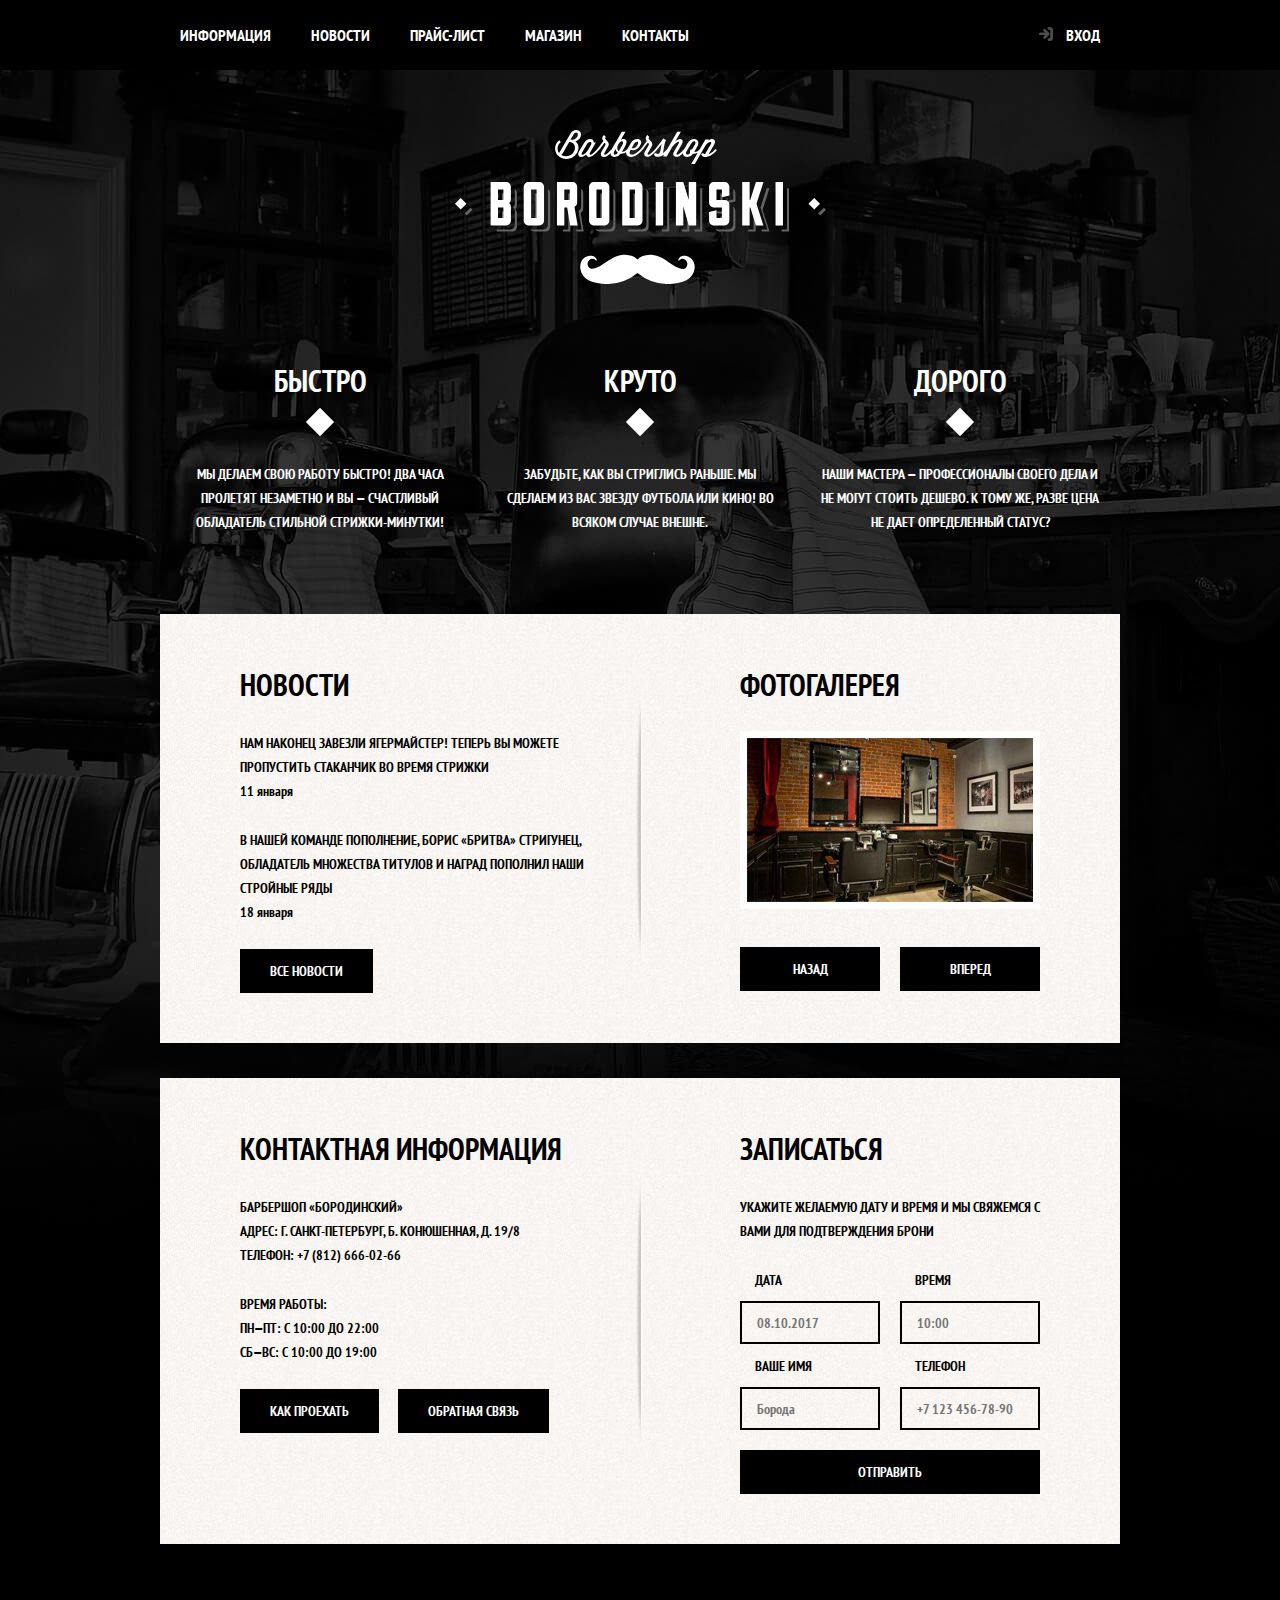
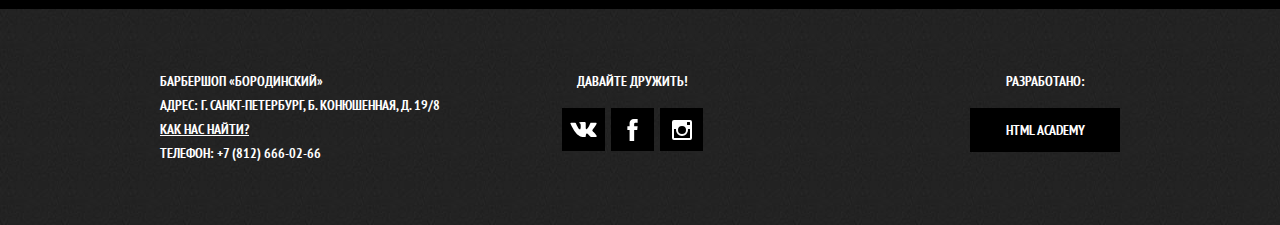
<file: index.html>
<!DOCTYPE html>
<html lang="ru">
<head>
	<meta charset="UTF-8">
	<title>Барбершоп «Бородинский»</title>
	<link href="https://fonts.googleapis.com/css?family=PT+Sans+Narrow:400,700&display=swap&subset=cyrillic" rel="stylesheet">
	<link rel="stylesheet" href="css/normalize.css">
	<link rel="stylesheet" href="css/style.css">
</head>
<body>

	<header class="main-header">
		<nav class="main-navigation">

			<a class="main-header-logo">
				<img src="img/index-logo.svg" alt="Барбершоп «Бородинский»" width="371" height="155">
			</a>
			<div class="main-navigation-wrapper">
				<div class="container">
					<ul class="site-navigation">
						<li>
							<a href="#">Информация</a>
						</li>
						<li>
							<a href="#">Новости</a>
						</li>
						<li>
							<a href="price.html">Прайс-лист</a>
						</li>
						<li>
							<a href="catalog.html">Магазин</a>
						</li>
						<li>
							<a href="#">Контакты</a>
						</li>
					</ul>
					<ul class="user-navigation">
						<li>
							<a class="login-link" href="login.html">Вход</a>
						</li>
					</ul>
				</div>
			</div>
		</nav>
	</header>

	<main class="container">

		<h1 class="visually-hidden">Барбершоп «Бородинский»</h1>

		<section class="features">
			<h2 class="visually-hidden">Преимущества</h2>
			<ul class="features-list">
				<li class="features-item">
					<h3>Быстро</h3>
					<p>Мы делаем свою работу быстро! Два часа пролетят незаметно и вы — счастливый обладатель стильной стрижки-минутки!</p>
				</li>
				<li class="features-item">
					<h3>Круто</h3>
					<p>Забудьте, как вы стриглись раньше. Мы сделаем из вас звезду футбола или кино! Во всяком случае внешне.</p>
				</li>
				<li class="features-item">
					<h3>Дорого</h3>
					<p>Наши мастера — профессионалы своего дела и не могут стоить дешево. К тому же, разве цена не дает определенный
					статус?</p>
				</li>
			</ul>
		</section>

		<div class="index-columns">
			
			<section class="news">
				<h2>Новости</h2>
				<ul class="news-list">
					<li class="news-item">
						<p>Нам наконец завезли Ягермайстер! Теперь вы можете пропустить стаканчик во время стрижки</p>
						<time datetime="2016-01-11">11 января</time>
					</li>
					<li class="news-item">
						<p>В нашей команде пополнение, Борис «Бритва» Стригунец, обладатель множества титулов и наград пополнил
						наши стройные ряды</p>
						<time datetime="2016-01-18">18 января</time>
					</li>
				</ul>
				<a class="button" href="news.html">Все новости</a>
			</section>

			<section class="gallery">
				<h2>Фотогалерея</h2>
				<div class="gallery-container">
					<figure class="gallery-content">
						<a href="#">
							<img src="img/studio.jpg" width="286" height="164" alt="Интерьер">
						</a>
					</figure>
					<button class="button gallery-button gallery-button-back" type="button">Назад</button>
					<button class="button gallery-button gallery-button-next" type="button">Вперед</button>
				</div>
			</section>

		</div>

		<div class="index-columns">
			
			<section class="contacts">
				<h2>Контактная информация</h2>
				<p>
					Барбершоп «Бородинский»
					<br> Адрес: г. Санкт-Петербург, Б. Конюшенная, д. 19/8
					<br> Телефон: +7 (812) 666-02-66
				</p>
				<p>
					Время работы:
					<br> пн—пт: с 10:00 до 22:00
					<br> сб—вс: с 10:00 до 19:00
				</p>
				<a class="button contacts-button-map" href="map.html">Как проехать</a>
				<a class="button" href="contacts.html">Обратная связь</a>
			</section>

			<section class="appointment">
				<h2>Записаться</h2>
				<p class="appointment-info">Укажите желаемую дату и время и мы свяжемся с вами для подтверждения брони</p>
				<form class="appointment-form" action="https://echo.htmlacademy.ru" method="post">
					<p class="appointment-item">
						<label for="appointment-date">Дата</label>
						<input type="text" id="appointment-date" name="date" value="" placeholder="08.10.2017">
					</p>
					<p class="appointment-item">
						<label for="appointment-time">Время</label>
						<input type="text" id="appointment-time" name="time" value="" placeholder="10:00">
					</p>
					<p class="appointment-item">
						<label for="appointment-name">Ваше имя</label>
						<input type="text" id="appointment-name" name="name" value="" placeholder="Борода">
					</p>
					<p class="appointment-item">
						<label for="appointment-phone">Телефон</label>
						<input type="text" id="appointment-phone" name="phone" value="" placeholder="+7 123 456-78-90">
					</p>
					<button class="button" type="submit">Отправить</button>
				</form>
			</section>

		</div>

	</main>

	<footer class="main-footer">
		<div class="container">
			<p class="footer-contacts">
				Барбершоп «Бородинский»
				<br> Адрес: г. Санкт-Петербург, Б. Конюшенная, д. 19/8
				<br>
				<a href="map.html">Как нас найти?</a>
				<br> Телефон: +7 (812) 666-02-66
			</p>
			<div class="footer-social">
				<b>Давайте дружить!</b>
				<ul>
					<li>
						<a class="social-button" href="https://vk.com/id394021863">
							<span class="visually-hidden">Вконтакте</span>
							<svg xmlns="http://www.w3.org/2000/svg" width="27" height="15" viewBox="0 0 26.14 14.91">
								<path d="M26 13.47l-.09-.17a13.55 13.55 0 0 0-2.6-3q-.87-.83-1.1-1.12A1 1 0 0 1 22 8a10.27 10.27 0 0 1 1.22-1.78l.88-1.16q2.35-3.13 2-4L26 .94a.8.8 0 0 0-.4-.22 2.14 2.14 0 0 0-.87 0h-3.92a.51.51 0 0 0-.27 0h-.3a.6.6 0 0 0-.15.14.93.93 0 0 0-.14.24 22.22 22.22 0 0 1-1.46 3.06q-.5.84-.93 1.46a7 7 0 0 1-.71.91 4.94 4.94 0 0 1-.52.47q-.23.18-.35.15l-.23-.05a.9.9 0 0 1-.31-.33 1.49 1.49 0 0 1-.16-.53v-.55-.65-.57-1.12-1-.75a3.14 3.14 0 0 0 0-.62 2.12 2.12 0 0 0-.14-.44.73.73 0 0 0-.28-.33 1.57 1.57 0 0 0-.46-.18A9 9 0 0 0 12.57 0a8.93 8.93 0 0 0-3.25.33 1.83 1.83 0 0 0-.52.41q-.25.3-.07.33a1.67 1.67 0 0 1 1.16.59l.08.16a2.6 2.6 0 0 1 .19.63 6.32 6.32 0 0 1 .12 1 10.59 10.59 0 0 1 0 1.7q-.07.71-.13 1.1a2.21 2.21 0 0 1-.18.64 2.69 2.69 0 0 1-.16.3l-.07.07a1 1 0 0 1-.37.07.86.86 0 0 1-.46-.19 3.27 3.27 0 0 1-.56-.52 7 7 0 0 1-.66-.93q-.37-.6-.76-1.42l-.22-.39q-.2-.38-.56-1.11t-.62-1.43A.9.9 0 0 0 5.2.9h-.07a.93.93 0 0 0-.22-.16A1.44 1.44 0 0 0 4.6.65L.87.68A1 1 0 0 0 .1.94L0 1a.44.44 0 0 0 0 .22 1.08 1.08 0 0 0 .08.37Q.9 3.53 1.86 5.31t1.66 2.87Q4.23 9.27 5 10.24t1 1.24l.37.41.34.33a8.06 8.06 0 0 0 1 .78 16.34 16.34 0 0 0 1.4.9 7.6 7.6 0 0 0 1.79.72 6.19 6.19 0 0 0 2 .22h1.57a1.08 1.08 0 0 0 .72-.3l.05-.07a.9.9 0 0 0 .1-.25 1.38 1.38 0 0 0 0-.37 4.48 4.48 0 0 1 .09-1.05 2.77 2.77 0 0 1 .23-.71 1.74 1.74 0 0 1 .29-.4 1.19 1.19 0 0 1 .23-.2h.11a.86.86 0 0 1 .77.21 4.52 4.52 0 0 1 .83.79q.39.47.93 1.05a6.41 6.41 0 0 0 1 .87l.27.16a3.31 3.31 0 0 0 .71.3 1.53 1.53 0 0 0 .76.07l3.48-.05a1.58 1.58 0 0 0 .8-.17.68.68 0 0 0 .34-.37 1.06 1.06 0 0 0 0-.46 1.71 1.71 0 0 0-.1-.36z"
								fill="#fff">
							</path>
						</svg>
					</a>
				</li>
				<li>
					<a class="social-button" href="https://vk.com/id394021863">
						<span class="visually-hidden">Фейсбук</span>
						<svg xmlns="http://www.w3.org/2000/svg" width="19" height="22" viewBox="0 0 10.15 21.74">
							<path d="M3.34 1.12A4.77 4.77 0 0 1 6.53 0h3.61v3.81H7.81a1.07 1.07 0 0 0-1.09.83v2.55h3.42c-.08 1.23-.24 2.45-.41 3.67h-3v10.87H2.21V10.86H0V7.21h2.19V3.66a3.83 3.83 0 0 1 1.15-2.54z"
							fill="#fff" />
						</a>
					</li>
					<li>
						<a class="social-button" href="https://vk.com/id394021863">
							<span class="visually-hidden">Инстаграм</span>
							<svg xmlns="http://www.w3.org/2000/svg" width="20" height="20" viewBox="0 0 20 20">
								<path d="M18 0H2a2 2 0 0 0-2 2v16a2 2 0 0 0 2 2h16a2 2 0 0 0 2-2V2a2 2 0 0 0-2-2zm-8 6a4 4 0 1 1-4 4 4 4 0 0 1 4-4zM2.5 18a.47.47 0 0 1-.5-.5V9h2.1a3.4 3.4 0 0 0-.1 1 6 6 0 1 0 12 0 3.4 3.4 0 0 0-.1-1H18v8.5a.47.47 0 0 1-.5.5zM18 4.5a.47.47 0 0 1-.5.5h-2a.47.47 0 0 1-.5-.5v-2a.47.47 0 0 1 .5-.5h2a.47.47 0 0 1 .5.5z"
								fill="#fff">
							</path>
						</svg>
					</a>
				</li>
			</ul>
		</div>
		<p class="footer-copyright">
			<b>Разработано:</b>
			<a class="button" href="https://htmlacademy.ru">HTML Academy</a>
		</p>
	</div>
</footer>

<section class="modal modal-login">
	<h2>Личный кабинет</h2>
	<p class="modal-description">Введите пожалуйста свой логин и пароль</p>
	<form class="login-form" action="https://echo.htmlacademy.ru" method="post">
		<p>
			<label class="visually-hidden" for="user-login">Логин</label>
			<input class="login-icon-user" id="user-login" type="text" name="login" placeholder="Логин">
		</p>
		<p>
			<label class="visually-hidden" for="user-password">Пароль</label>
			<input class="login-icon-password" id="user-password" type="password" name="password" placeholder="Пароль">
		</p>
		<p class="login-help">
			<label class="login-checkbox">
				<input type="checkbox" name="remember" class="visually-hidden">
				<span class="checkbox-indicator"></span>
				Запомните меня
			</label>
			<a class="restore" href="#">Я забыл пароль!</a>
		</p>
		<button class="button" type="submit">Войти</button>
	</form>
	<button class="modal-close" type="button">Закрыть</button>
</section>

<section class="modal modal-map">
	<h2 class="visually-hidden">Как до нас добраться</h2>
	<iframe src="https://www.google.com/maps/embed?pb=!1m18!1m12!1m3!1d1998.5800710995197!2d30.321408784410934!3d59.93910998736842!2m3!1f0!2f0!3f0!3m2!1i1024!2i768!4f13.1!3m3!1m2!1s0x0%3A0x0!2zNTnCsDU2JzIwLjgiTiAzMMKwMTknMjMuNyJF!5e0!3m2!1sru!2sru!4v1576216424659!5m2!1sru!2sru" width="766" height="560" frameborder="0" style="border:0;" allowfullscreen=""></iframe>
	<p><img src="img/map.jpg" width="766" height="560" alt="Офис компании по адресу ул. Большая Конюшенная 19/8, Санкт-Петербург"></p>
	<button class="modal-close2" type="button">Закрыть</button>
</section>
<script src="js/map.js"></script>
<script src="js/main.js"></script>
</body>
</html>
</file>
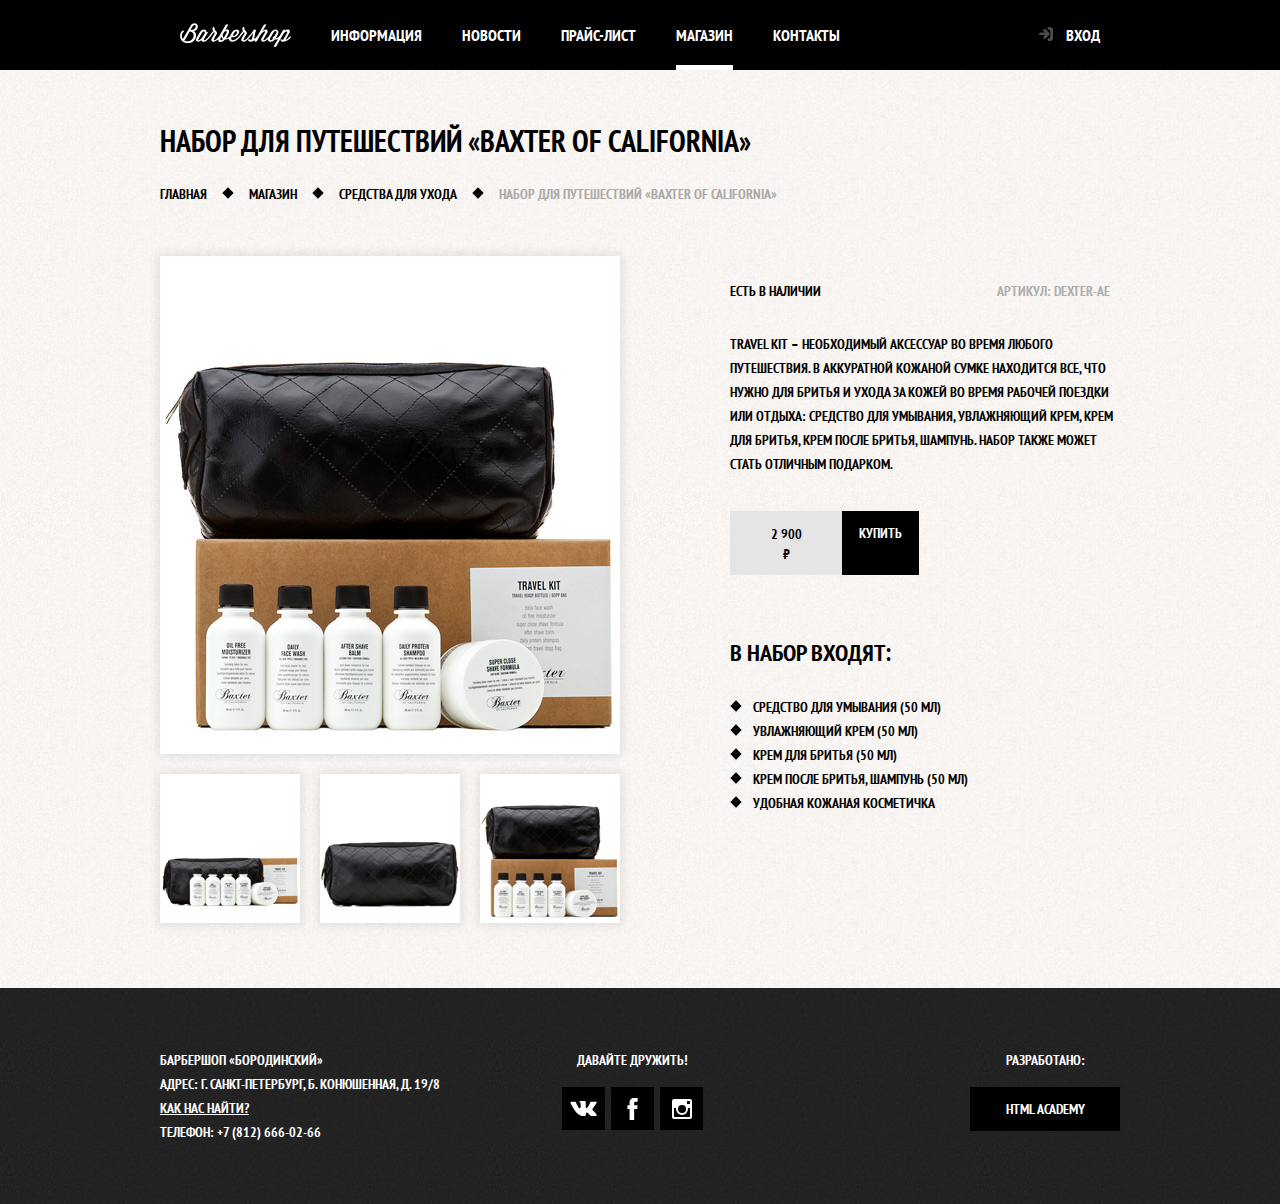
<file: catalog-item.html>
<!DOCTYPE html>
<html lang="ru">
<head>
	<meta charset="UTF-8">
	<title>Барбершоп «Бородинский»</title>
	<link href="https://fonts.googleapis.com/css?family=PT+Sans+Narrow:400,700&display=swap&subset=cyrillic" rel="stylesheet">
	<link rel="stylesheet" href="css/normalize.css">
	<link rel="stylesheet" href="css/style.css">
</head>
<body class="inner-page">

	<header class="main-header">
		<nav class="main-navigation container">

			<a class="main-header-logo" href="index.html">
				<img src="img/logo.svg" alt="Барбершоп «Бородинский»" width="111" height="24">
			</a>

			<ul class="site-navigation">
				<li>
					<a href="#">Информация</a>
				</li>
				<li>
					<a href="#">Новости</a>
				</li>
				<li>
					<a href="price.html">Прайс-лист</a>
				</li>
				<li class="site-navigation-current">
					<a href="catalog.html">Магазин</a>
				</li>
				<li>
					<a href="#">Контакты</a>
				</li>
			</ul>
			<ul class="user-navigation">
				<li>
					<a class="login-link" href="login.html">Вход</a>
				</li>
			</ul>

		</nav>
	</header>

	<main class="container">

		<h1 class="page-title">Набор для путешествий «Baxter of California»</h1>

		<ul class="breadcrumbs">
			<li>
				<a href="index.html">Главная</a>
			</li>
			<li>
				<a href="#">Магазин</a>
			</li>
			<li>
				<a href="#">Средства для ухода</a>
			</li>
			<li class="breadcrumbs-current">Набор для путешествий «Baxter of California»</li>
		</ul>
		<div class="catalog-columns">
			<section class="product-photos">
				<h2 class="visually-hidden">Изображения товара</h2>
				<p class="product-photo-full">
					<img src="img/product-big.jpg" width="460" height="498" alt="Фото всего набора">
				</p>
				<ul class="product-photo-preview">
					<li>
						<img src="img/product-small-1.jpg" width="140" height="149" alt="Фото в анфас">
					</li>
					<li>
						<img src="img/product-small-2.jpg" width="140" height="149" alt="Фото в профиль">
					</li>
					<li>
						<img src="img/product-small-3.jpg" width="140" height="149" alt="Фото отдельной части">
					</li>
				</ul>
			</section>

			<section class="product-info">
				<h2 class="visually-hidden">Описание товара</h2>
				<div class="product-description">
					<p class="product-availability">Есть в наличии</p>
					<p class="product-article">Артикул: dexter-ae</p>
				</div>
				<p class="product-text">Travel Kit – необходимый аксессуар во время любого путешествия. В аккуратной кожаной сумке находится все, что
					нужно для бритья и ухода за кожей во время рабочей поездки или отдыха: средство для умывания, увлажняющий
				крем, крем для бритья, крем после бритья, шампунь. Набор также может стать отличным подарком.</p>
				<p class="product-price">
					<b>2 900 ₽</b>
					<a class="button" href="#">Купить</a>
				</p>
				<h3>В набор входят:</h3>
				<ul>
					<li>Средство для умывания (50 мл)</li>
					<li>Увлажняющий крем (50 мл)</li>
					<li>Крем для бритья (50 мл)</li>
					<li>Крем после бритья, шампунь (50 мл)</li>
					<li>Удобная кожаная косметичка</li>
				</ul>
			</section>
		</div>
	</main>

	<footer class="main-footer">
		<div class="container">
			<p class="footer-contacts">
				Барбершоп «Бородинский»
				<br> Адрес: г. Санкт-Петербург, Б. Конюшенная, д. 19/8
				<br>
				<a href="map.html">Как нас найти?</a>
				<br> Телефон: +7 (812) 666-02-66
			</p>
			<div class="footer-social">
				<b>Давайте дружить!</b>
				<ul>
					<li>
						<a class="social-button" href="https://vk.com/id394021863">
							<span class="visually-hidden">Вконтакте</span>
							<svg xmlns="http://www.w3.org/2000/svg" width="27" height="15" viewBox="0 0 26.14 14.91">
								<path d="M26 13.47l-.09-.17a13.55 13.55 0 0 0-2.6-3q-.87-.83-1.1-1.12A1 1 0 0 1 22 8a10.27 10.27 0 0 1 1.22-1.78l.88-1.16q2.35-3.13 2-4L26 .94a.8.8 0 0 0-.4-.22 2.14 2.14 0 0 0-.87 0h-3.92a.51.51 0 0 0-.27 0h-.3a.6.6 0 0 0-.15.14.93.93 0 0 0-.14.24 22.22 22.22 0 0 1-1.46 3.06q-.5.84-.93 1.46a7 7 0 0 1-.71.91 4.94 4.94 0 0 1-.52.47q-.23.18-.35.15l-.23-.05a.9.9 0 0 1-.31-.33 1.49 1.49 0 0 1-.16-.53v-.55-.65-.57-1.12-1-.75a3.14 3.14 0 0 0 0-.62 2.12 2.12 0 0 0-.14-.44.73.73 0 0 0-.28-.33 1.57 1.57 0 0 0-.46-.18A9 9 0 0 0 12.57 0a8.93 8.93 0 0 0-3.25.33 1.83 1.83 0 0 0-.52.41q-.25.3-.07.33a1.67 1.67 0 0 1 1.16.59l.08.16a2.6 2.6 0 0 1 .19.63 6.32 6.32 0 0 1 .12 1 10.59 10.59 0 0 1 0 1.7q-.07.71-.13 1.1a2.21 2.21 0 0 1-.18.64 2.69 2.69 0 0 1-.16.3l-.07.07a1 1 0 0 1-.37.07.86.86 0 0 1-.46-.19 3.27 3.27 0 0 1-.56-.52 7 7 0 0 1-.66-.93q-.37-.6-.76-1.42l-.22-.39q-.2-.38-.56-1.11t-.62-1.43A.9.9 0 0 0 5.2.9h-.07a.93.93 0 0 0-.22-.16A1.44 1.44 0 0 0 4.6.65L.87.68A1 1 0 0 0 .1.94L0 1a.44.44 0 0 0 0 .22 1.08 1.08 0 0 0 .08.37Q.9 3.53 1.86 5.31t1.66 2.87Q4.23 9.27 5 10.24t1 1.24l.37.41.34.33a8.06 8.06 0 0 0 1 .78 16.34 16.34 0 0 0 1.4.9 7.6 7.6 0 0 0 1.79.72 6.19 6.19 0 0 0 2 .22h1.57a1.08 1.08 0 0 0 .72-.3l.05-.07a.9.9 0 0 0 .1-.25 1.38 1.38 0 0 0 0-.37 4.48 4.48 0 0 1 .09-1.05 2.77 2.77 0 0 1 .23-.71 1.74 1.74 0 0 1 .29-.4 1.19 1.19 0 0 1 .23-.2h.11a.86.86 0 0 1 .77.21 4.52 4.52 0 0 1 .83.79q.39.47.93 1.05a6.41 6.41 0 0 0 1 .87l.27.16a3.31 3.31 0 0 0 .71.3 1.53 1.53 0 0 0 .76.07l3.48-.05a1.58 1.58 0 0 0 .8-.17.68.68 0 0 0 .34-.37 1.06 1.06 0 0 0 0-.46 1.71 1.71 0 0 0-.1-.36z"
								fill="#fff">
							</path>
						</svg>
					</a>
				</li>
				<li>
					<a class="social-button" href="https://vk.com/id394021863">
						<span class="visually-hidden">Фейсбук</span>
						<svg xmlns="http://www.w3.org/2000/svg" width="19" height="22" viewBox="0 0 10.15 21.74">
							<path d="M3.34 1.12A4.77 4.77 0 0 1 6.53 0h3.61v3.81H7.81a1.07 1.07 0 0 0-1.09.83v2.55h3.42c-.08 1.23-.24 2.45-.41 3.67h-3v10.87H2.21V10.86H0V7.21h2.19V3.66a3.83 3.83 0 0 1 1.15-2.54z"
							fill="#fff" />
						</a>
					</li>
					<li>
						<a class="social-button" href="https://vk.com/id394021863">
							<span class="visually-hidden">Инстаграм</span>
							<svg xmlns="http://www.w3.org/2000/svg" width="20" height="20" viewBox="0 0 20 20">
								<path d="M18 0H2a2 2 0 0 0-2 2v16a2 2 0 0 0 2 2h16a2 2 0 0 0 2-2V2a2 2 0 0 0-2-2zm-8 6a4 4 0 1 1-4 4 4 4 0 0 1 4-4zM2.5 18a.47.47 0 0 1-.5-.5V9h2.1a3.4 3.4 0 0 0-.1 1 6 6 0 1 0 12 0 3.4 3.4 0 0 0-.1-1H18v8.5a.47.47 0 0 1-.5.5zM18 4.5a.47.47 0 0 1-.5.5h-2a.47.47 0 0 1-.5-.5v-2a.47.47 0 0 1 .5-.5h2a.47.47 0 0 1 .5.5z"
								fill="#fff">
							</path>
						</svg>
					</a>
				</li>
			</ul>
		</div>
		<p class="footer-copyright">
			<b>Разработано:</b>
			<a class="button" href="https://htmlacademy.ru">HTML Academy</a>
		</p>
	</div>
</footer>
<section class="modal modal-login">
	<h2>Личный кабинет</h2>
	<p class="modal-description">Введите пожалуйста свой логин и пароль</p>
	<form class="login-form" action="https://echo.htmlacademy.ru" method="post">
		<p>
			<label class="visually-hidden" for="user-login">Логин</label>
			<input class="login-icon-user" id="user-login" type="text" name="login" placeholder="Логин">
		</p>
		<p>
			<label class="visually-hidden" for="user-password">Пароль</label>
			<input class="login-icon-password" id="user-password" type="password" name="password" placeholder="Пароль">
		</p>
		<p class="login-help">
			<label class="login-checkbox">
				<input type="checkbox" name="remember" class="visually-hidden">
				<span class="checkbox-indicator"></span>
				Запомните меня
			</label>
			<a class="restore" href="#">Я забыл пароль!</a>
		</p>
		<button class="button" type="submit">Войти</button>
	</form>
	<button class="modal-close" type="button">Закрыть</button>
</section>
<script src="js/main.js"></script>
</body>
</html>
</file>
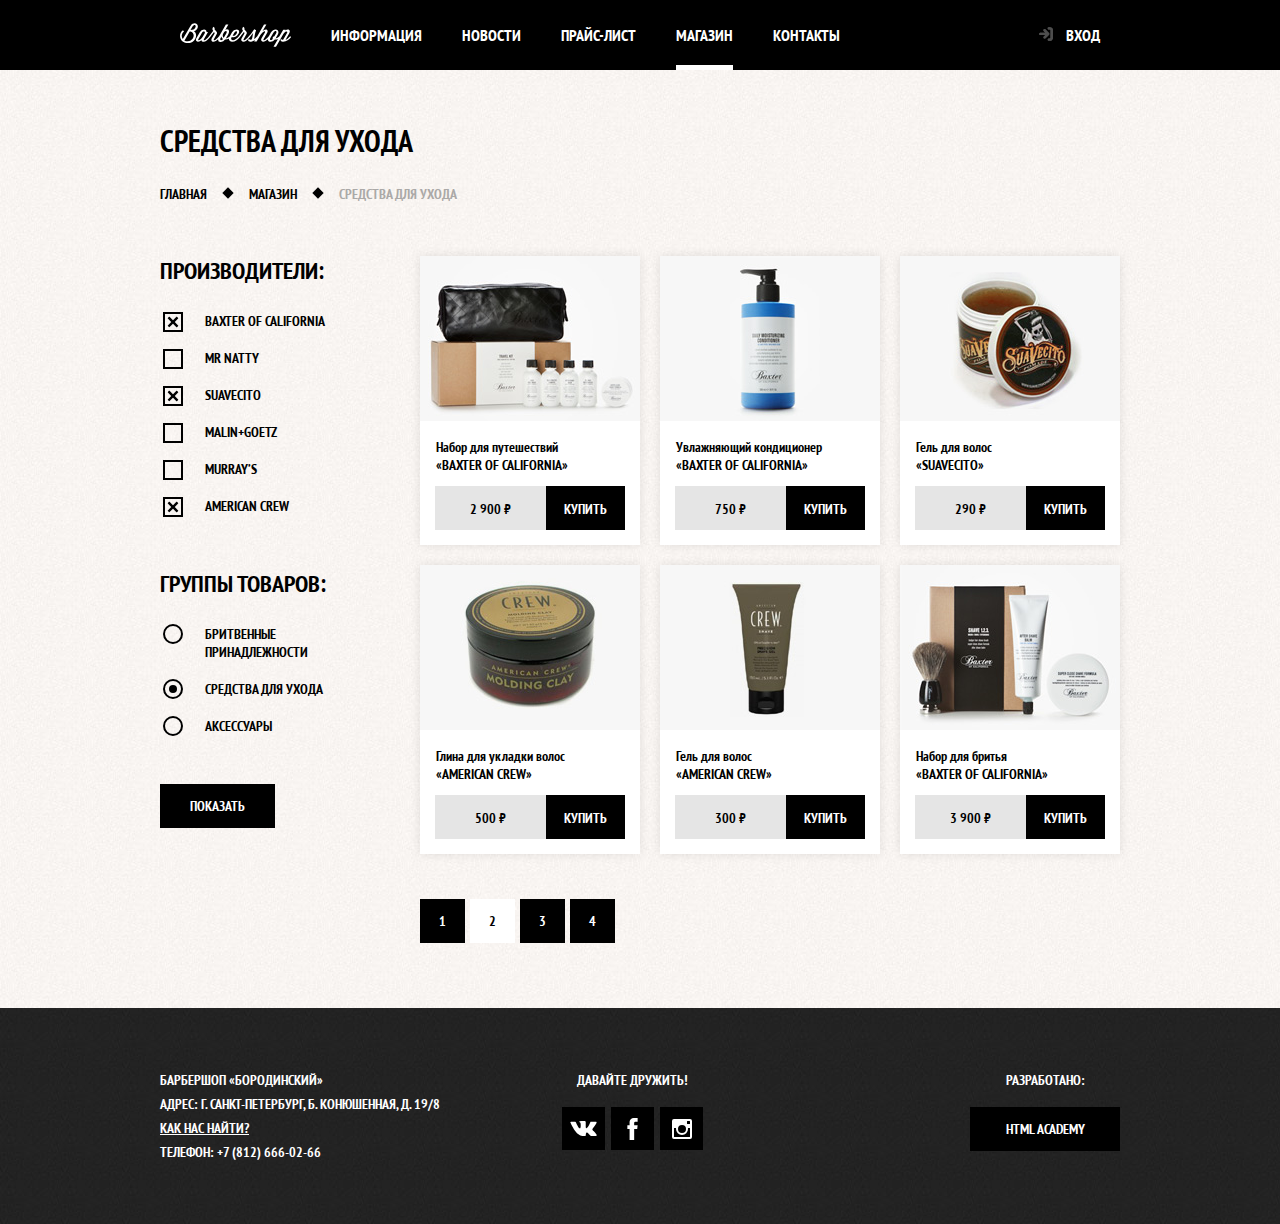
<file: catalog.html>
<!DOCTYPE html>
<html lang="ru">
<head>
	<meta charset="UTF-8">
	<title>Барбершоп «Бородинский»</title>
	<link href="https://fonts.googleapis.com/css?family=PT+Sans+Narrow:400,700&display=swap&subset=cyrillic" rel="stylesheet">
	<link rel="stylesheet" href="css/normalize.css">
	<link rel="stylesheet" href="css/style.css">
</head>
<body class="inner-page">

	<header class="main-header">
		<nav class="main-navigation container">

			<a class="main-header-logo" href="index.html">
				<img src="img/logo.svg" alt="Барбершоп «Бородинский»" width="111" height="24">
			</a>

			<ul class="site-navigation">
				<li>
					<a href="#">Информация</a>
				</li>
				<li>
					<a href="#">Новости</a>
				</li>
				<li>
					<a href="price.html">Прайс-лист</a>
				</li>
				<li class="site-navigation-current">
					<a href="catalog.html">Магазин</a>
				</li>
				<li>
					<a href="#">Контакты</a>
				</li>
			</ul>
			<ul class="user-navigation">
				<li>
					<a class="login-link" href="login.html">Вход</a>
				</li>
			</ul>

		</nav>
	</header>

	<main class="container">

		<h1 class="page-title">Cредства для ухода</h1>

		<ul class="breadcrumbs">
			<li>
				<a href="index.html">Главная</a>
			</li>
			<li>
				<a href="catalog.html">Магазин</a>
			</li>
			<li class="breadcrumbs-current">Средства для ухода</li>
		</ul>

		<div class="catalog-columns">

			<section class="filters">
				<h2 class="visually-hidden">Фильтр товаров</h2>
				<form class="filter" method="get" action="https://echo.htmlacademy.ru">
					<fieldset>
						<legend>Производители:</legend>
						<ul>
							<li class="filter-option">
								<input class="visually-hidden filter-input filter-input-checkbox" type="checkbox" name="baxter-of-california" id="filter-baxter-of-california"
								checked>
								<label for="filter-baxter-of-california">Baxter of California</label>
							</li>
							<li class="filter-option">
								<input class="visually-hidden filter-input filter-input-checkbox" type="checkbox" name="mr-natty" id="filter-mr-natty">
								<label for="filter-mr-natty">Mr Natty</label>
							</li>
							<li class="filter-option">
								<input class="visually-hidden filter-input filter-input-checkbox" type="checkbox" name="suavecito" id="filter-suavecito"
								checked>
								<label for="filter-suavecito">Suavecito</label>
							</li>
							<li class="filter-option">
								<input class="visually-hidden filter-input filter-input-checkbox" type="checkbox" name="malin-goetz" id="filter-malin-goetz">
								<label for="filter-malin-goetz">Malin+Goetz</label>
							</li>
							<li class="filter-option">
								<input class="visually-hidden filter-input filter-input-checkbox" type="checkbox" name="murrays" id="filter-murrays">
								<label for="filter-murrays">Murray’s</label>
							</li>
							<li class="filter-option">
								<input class="visually-hidden filter-input filter-input-checkbox" type="checkbox" name="american-crew" id="filter-american-crew"
								checked>
								<label for="filter-american-crew">American Crew</label>
							</li>
						</ul>
					</fieldset>
					<fieldset>
						<legend>Группы товаров:</legend>
						<ul>
							<li class="filter-option">
								<input class="visually-hidden filter-input filter-input-radio" type="radio" name="product-group" value="shaving" id="filter-shave" >
								<label for="filter-shave">Бритвенные принадлежности</label>
							</li>
							<li class="filter-option">
								<input class="visually-hidden filter-input filter-input-radio" type="radio" name="product-group" value="hair-care" id="filter-care"
								checked>
								<label for="filter-care">Средства для ухода</label>
							</li>
							<li class="filter-option">
								<input class="visually-hidden filter-input filter-input-radio" type="radio" name="product-group" value="accessories" id="filter-accessories">
								<label for="filter-accessories">Аксессуары</label>
							</li>
						</ul>
					</fieldset>
					<button type="submit" class="filter-button button">Показать</button>
				</form>
			</section>

			<section class="catalog">
				<h2 class="visually-hidden">Список средств для ухода</h2>
				<ul class="catalog-list">
					<li class="catalog-item">
						<a href="catalog-item.html">
							<h3>
								<span class="catalog-category">Набор для путешествий</span>
								<span class="catalog-item-title">«Baxter of California»</span>
							</h3>
							<p class="catalog-item-image">
								<img src="img/product-1.jpg" width="220" height="165" alt="Набор для путешествий «Baxter of California»">
							</p>
						</a>
						<p class="catalog-item-price">
							<b>2 900 ₽</b>
							<a class="button" href="#">Купить</a>
						</p>
					</li>
					<li class="catalog-item">
						<a href="catalog-item.html">
							<h3>
								<span class="catalog-category">Увлажняющий кондиционер</span>
								<span class="catalog-item-title">«Baxter of California»</span>
							</h3>
							<p class="catalog-item-image">
								<img src="img/product-2.jpg" width="220" height="165" alt="Увлажняющий кондиционер «Baxter of California»">
							</p>
						</a>
						<p class="catalog-item-price">
							<b>750 ₽</b>
							<a class="button" href="#">Купить</a>
						</p>
					</li>
					<li class="catalog-item">
						<a href="catalog-item.html">
							<h3>
								<span class="catalog-category">Гель для волос</span>
								<span class="catalog-item-title">«Suavecito»</span>
							</h3>
							<p class="catalog-item-image">
								<img src="img/product-3.jpg" width="220" height="165" alt="Гель для волос «Suavecito»">
							</p>
						</a>
						<p class="catalog-item-price">
							<b>290 ₽</b>
							<a class="button" href="#">Купить</a>
						</p>
					</li>
					<li class="catalog-item">
						<a href="catalog-item.html">
							<h3>
								<span class="catalog-category">Глина для укладки волос</span>
								<span class="catalog-item-title">«American crew»</span>
							</h3>
							<p class="catalog-item-image">
								<img src="img/product-4.jpg" width="220" height="165" alt="Глина для укладки волос «American crew»">
							</p>
						</a>
						<p class="catalog-item-price">
							<b>500 ₽</b>
							<a class="button" href="#">Купить</a>
						</p>
					</li>
					<li class="catalog-item">
						<a href="catalog-item.html">
							<h3>
								<span class="catalog-category">Гель для волос</span>
								<span class="catalog-item-title">«American crew»</span>
							</h3>
							<p class="catalog-item-image">
								<img src="img/product-5.jpg" width="220" height="165" alt="Гель для волос «American crew»">
							</p>
						</a>
						<p class="catalog-item-price">
							<b>300 ₽</b>
							<a class="button" href="#">Купить</a>
						</p>
					</li>
					<li class="catalog-item">
						<a href="catalog-item.html">
							<h3>
								<span class="catalog-category">Набор для бритья</span>
								<span class="catalog-item-title">«Baxter of California»</span>
							</h3>
							<p class="catalog-item-image">
								<img src="img/product-6.jpg" width="220" height="165" alt="Набор для бритья «Baxter of California»">
							</p>
						</a>
						<p class="catalog-item-price">
							<b>3 900 ₽</b>
							<a class="button" href="#">Купить</a>
						</p>
					</li>
				</ul>
				<ul class="pagination-list">
					<li class="pagination-item">
						<a href="#">1</a>
					</li>
					<li class="pagination-item pagination-item-current">
						<a>2</a>
					</li>
					<li class="pagination-item">
						<a href="#">3</a>
					</li>
					<li class="pagination-item">
						<a href="#">4</a>
					</li>
				</ul>
			</section>
		</div>
	</main>

	<footer class="main-footer">
		<div class="container">
			<p class="footer-contacts">
				Барбершоп «Бородинский»
				<br> Адрес: г. Санкт-Петербург, Б. Конюшенная, д. 19/8
				<br>
				<a href="map.html">Как нас найти?</a>
				<br> Телефон: +7 (812) 666-02-66
			</p>
			<div class="footer-social">
				<b>Давайте дружить!</b>
				<ul>
					<li>
						<a class="social-button" href="https://vk.com/id394021863">
							<span class="visually-hidden">Вконтакте</span>
							<svg xmlns="http://www.w3.org/2000/svg" width="27" height="15" viewBox="0 0 26.14 14.91">
								<path d="M26 13.47l-.09-.17a13.55 13.55 0 0 0-2.6-3q-.87-.83-1.1-1.12A1 1 0 0 1 22 8a10.27 10.27 0 0 1 1.22-1.78l.88-1.16q2.35-3.13 2-4L26 .94a.8.8 0 0 0-.4-.22 2.14 2.14 0 0 0-.87 0h-3.92a.51.51 0 0 0-.27 0h-.3a.6.6 0 0 0-.15.14.93.93 0 0 0-.14.24 22.22 22.22 0 0 1-1.46 3.06q-.5.84-.93 1.46a7 7 0 0 1-.71.91 4.94 4.94 0 0 1-.52.47q-.23.18-.35.15l-.23-.05a.9.9 0 0 1-.31-.33 1.49 1.49 0 0 1-.16-.53v-.55-.65-.57-1.12-1-.75a3.14 3.14 0 0 0 0-.62 2.12 2.12 0 0 0-.14-.44.73.73 0 0 0-.28-.33 1.57 1.57 0 0 0-.46-.18A9 9 0 0 0 12.57 0a8.93 8.93 0 0 0-3.25.33 1.83 1.83 0 0 0-.52.41q-.25.3-.07.33a1.67 1.67 0 0 1 1.16.59l.08.16a2.6 2.6 0 0 1 .19.63 6.32 6.32 0 0 1 .12 1 10.59 10.59 0 0 1 0 1.7q-.07.71-.13 1.1a2.21 2.21 0 0 1-.18.64 2.69 2.69 0 0 1-.16.3l-.07.07a1 1 0 0 1-.37.07.86.86 0 0 1-.46-.19 3.27 3.27 0 0 1-.56-.52 7 7 0 0 1-.66-.93q-.37-.6-.76-1.42l-.22-.39q-.2-.38-.56-1.11t-.62-1.43A.9.9 0 0 0 5.2.9h-.07a.93.93 0 0 0-.22-.16A1.44 1.44 0 0 0 4.6.65L.87.68A1 1 0 0 0 .1.94L0 1a.44.44 0 0 0 0 .22 1.08 1.08 0 0 0 .08.37Q.9 3.53 1.86 5.31t1.66 2.87Q4.23 9.27 5 10.24t1 1.24l.37.41.34.33a8.06 8.06 0 0 0 1 .78 16.34 16.34 0 0 0 1.4.9 7.6 7.6 0 0 0 1.79.72 6.19 6.19 0 0 0 2 .22h1.57a1.08 1.08 0 0 0 .72-.3l.05-.07a.9.9 0 0 0 .1-.25 1.38 1.38 0 0 0 0-.37 4.48 4.48 0 0 1 .09-1.05 2.77 2.77 0 0 1 .23-.71 1.74 1.74 0 0 1 .29-.4 1.19 1.19 0 0 1 .23-.2h.11a.86.86 0 0 1 .77.21 4.52 4.52 0 0 1 .83.79q.39.47.93 1.05a6.41 6.41 0 0 0 1 .87l.27.16a3.31 3.31 0 0 0 .71.3 1.53 1.53 0 0 0 .76.07l3.48-.05a1.58 1.58 0 0 0 .8-.17.68.68 0 0 0 .34-.37 1.06 1.06 0 0 0 0-.46 1.71 1.71 0 0 0-.1-.36z"
								fill="#fff">
							</path>
						</svg>
					</a>
				</li>
				<li>
					<a class="social-button" href="https://vk.com/id394021863">
						<span class="visually-hidden">Фейсбук</span>
						<svg xmlns="http://www.w3.org/2000/svg" width="19" height="22" viewBox="0 0 10.15 21.74">
							<path d="M3.34 1.12A4.77 4.77 0 0 1 6.53 0h3.61v3.81H7.81a1.07 1.07 0 0 0-1.09.83v2.55h3.42c-.08 1.23-.24 2.45-.41 3.67h-3v10.87H2.21V10.86H0V7.21h2.19V3.66a3.83 3.83 0 0 1 1.15-2.54z"
							fill="#fff" />
						</a>
					</li>
					<li>
						<a class="social-button" href="https://vk.com/id394021863">
							<span class="visually-hidden">Инстаграм</span>
							<svg xmlns="http://www.w3.org/2000/svg" width="20" height="20" viewBox="0 0 20 20">
								<path d="M18 0H2a2 2 0 0 0-2 2v16a2 2 0 0 0 2 2h16a2 2 0 0 0 2-2V2a2 2 0 0 0-2-2zm-8 6a4 4 0 1 1-4 4 4 4 0 0 1 4-4zM2.5 18a.47.47 0 0 1-.5-.5V9h2.1a3.4 3.4 0 0 0-.1 1 6 6 0 1 0 12 0 3.4 3.4 0 0 0-.1-1H18v8.5a.47.47 0 0 1-.5.5zM18 4.5a.47.47 0 0 1-.5.5h-2a.47.47 0 0 1-.5-.5v-2a.47.47 0 0 1 .5-.5h2a.47.47 0 0 1 .5.5z"
								fill="#fff">
							</path>
						</svg>
					</a>
				</li>
			</ul>
		</div>
		<p class="footer-copyright">
			<b>Разработано:</b>
			<a class="button" href="https://htmlacademy.ru">HTML Academy</a>
		</p>
	</div>
</footer>
<section class="modal modal-login">
	<h2>Личный кабинет</h2>
	<p class="modal-description">Введите пожалуйста свой логин и пароль</p>
	<form class="login-form" action="https://echo.htmlacademy.ru" method="post">
		<p>
			<label class="visually-hidden" for="user-login">Логин</label>
			<input class="login-icon-user" id="user-login" type="text" name="login" placeholder="Логин">
		</p>
		<p>
			<label class="visually-hidden" for="user-password">Пароль</label>
			<input class="login-icon-password" id="user-password" type="password" name="password" placeholder="Пароль">
		</p>
		<p class="login-help">
			<label class="login-checkbox">
				<input type="checkbox" name="remember" class="visually-hidden">
				<span class="checkbox-indicator"></span>
				Запомните меня
			</label>
			<a class="restore" href="#">Я забыл пароль!</a>
		</p>
		<button class="button" type="submit">Войти</button>
	</form>
	<button class="modal-close" type="button">Закрыть</button>
</section>
<script src="js/main.js"></script>
</body>
</html>
</file>
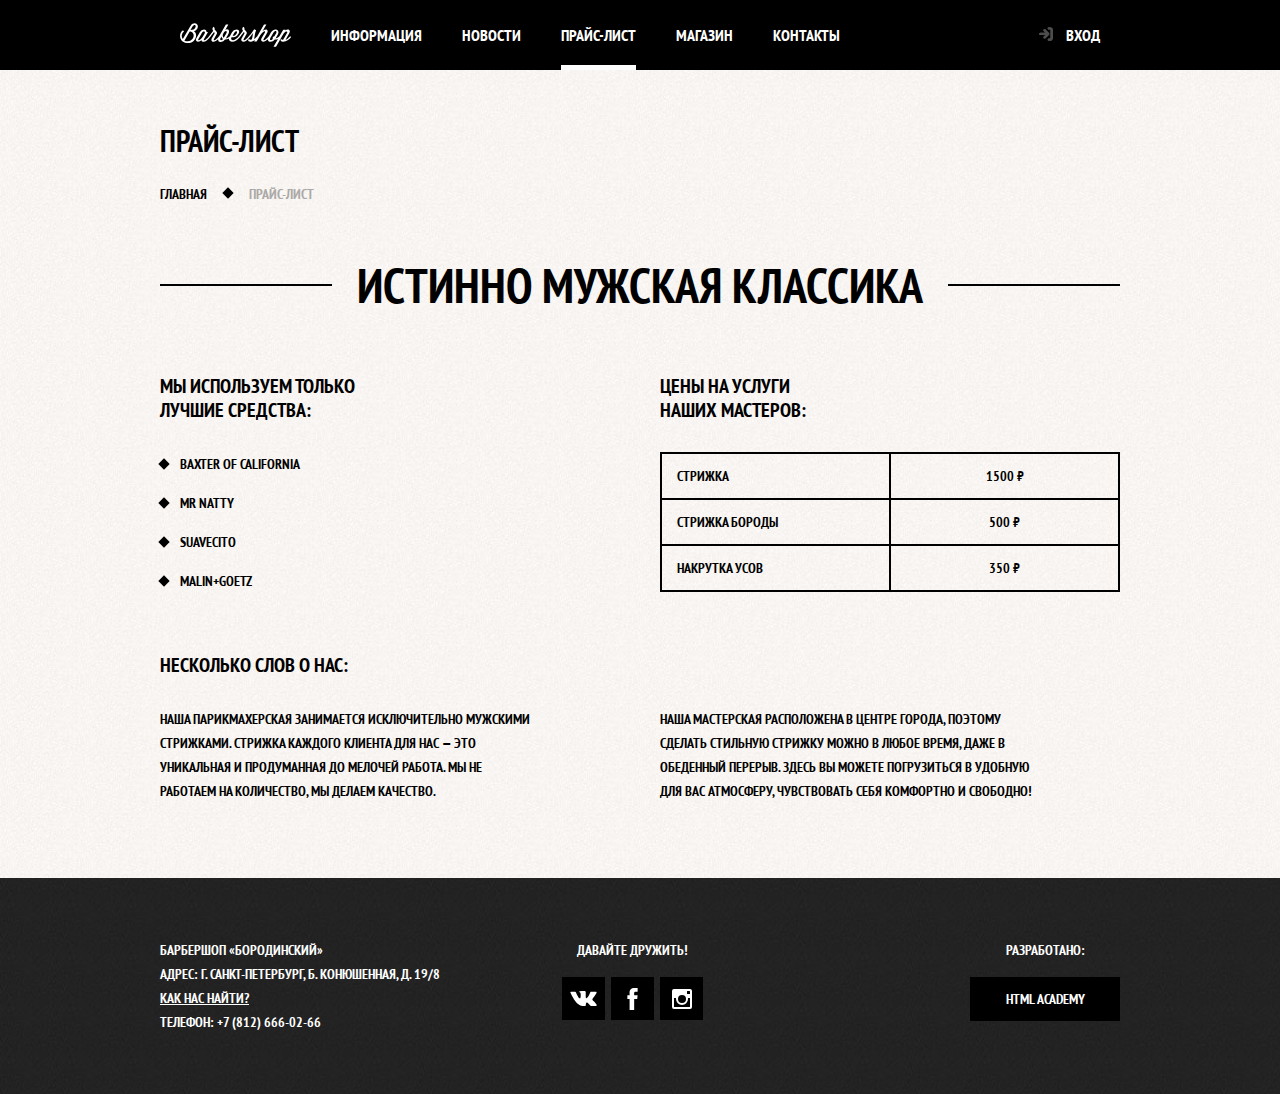
<file: price.html>
<!DOCTYPE html>
<html lang="ru">
<head>
	<meta charset="UTF-8">
	<title>Барбершоп «Бородинский»</title>
	<link href="https://fonts.googleapis.com/css?family=PT+Sans+Narrow:400,700&display=swap&subset=cyrillic" rel="stylesheet">
	<link rel="stylesheet" href="css/normalize.css">
	<link rel="stylesheet" href="css/style.css">
</head>
<body class="inner-page">

	<header class="main-header">
		<nav class="main-navigation container">
			<a class="main-header-logo" href="index.html">
				<img src="img/logo.svg" alt="Барбершоп «Бородинский»" width="111" height="24">
			</a>
			<ul class="site-navigation">
				<li>
					<a href="#">Информация</a>
				</li>
				<li>
					<a href="#">Новости</a>
				</li>
				<li class="site-navigation-current">
					<a>Прайс-лист</a>
				</li>
				<li>
					<a href="catalog.html">Магазин</a>
				</li>
				<li>
					<a href="#">Контакты</a>
				</li>
			</ul>
			<ul class="user-navigation">
				<li>
					<a class="login-link" href="login.html">Вход</a>
				</li>
			</ul>
		</nav>
	</header>

	<main class="container">

		<div class="inner-page-container">
			<h1 class="page-title">Прайс-лист</h1>
			<ul class="breadcrumbs">
				<li>
					<a href="index.html">Главная</a>
				</li>
				<li class="breadcrumbs-current">Прайс-лист</li>
			</ul>
		</div>

		<section class="inner-content">

			<h2 class="big-heading">Истинно мужская классика</h2>

			<div class="inner-columns">
				<div class="inner-column-left">

					<h2>Мы используем только <br>лучшие средства:</h2>
					<ul class="custom-list-1">
						<li>Baxter of California</li>
						<li>Mr Natty</li>
						<li>Suavecito</li>
						<li>Malin+Goetz</li>
					</ul>

				</div>

				<div class="inner-column-right">
					<h2>Цены на услуги <br>наших мастеров:</h2>
					<table class="custom-table-1">
						<tr>
							<td>Стрижка</td>
							<td>1500 ₽</td>
						</tr>
						<tr>
							<td>Стрижка бороды</td>
							<td>500 ₽</td>
						</tr>
						<tr>
							<td>Накрутка усов</td>
							<td>350 ₽</td>
						</tr>
					</table>
				</div>
			</div>

			<div class="inner-columns">
				<h2>Несколько слов о нас:</h2>
				<div class="inner-column-left">
					<p class="short-text">Наша парикмахерская занимается исключительно мужскими стрижками. Стрижка каждого клиента для нас — это
					уникальная и продуманная до мелочей работа. Мы не работаем на количество, мы делаем качество.</p>
				</div>
				<div class="inner-column-right">
					<p class="short-text">Наша мастерская расположена в центре города, поэтому сделать стильную стрижку можно в любое время, даже
						в обеденный перерыв. Здесь вы можете погрузиться в удобную для вас атмосферу, чувствовать себя комфортно
					и свободно!</p>
				</div>
			</div>
		</section>

	</main>

	<footer class="main-footer">
		<div class="container">
			<p class="footer-contacts">
				Барбершоп «Бородинский»
				<br> Адрес: г. Санкт-Петербург, Б. Конюшенная, д. 19/8
				<br>
				<a href="map.html">Как нас найти?</a>
				<br> Телефон: +7 (812) 666-02-66
			</p>
			<div class="footer-social">
				<b>Давайте дружить!</b>
				<ul>
					<li>
						<a class="social-button" href="https://vk.com/id394021863">
							<span class="visually-hidden">Вконтакте</span>
							<svg xmlns="http://www.w3.org/2000/svg" width="27" height="15" viewBox="0 0 26.14 14.91">
								<path d="M26 13.47l-.09-.17a13.55 13.55 0 0 0-2.6-3q-.87-.83-1.1-1.12A1 1 0 0 1 22 8a10.27 10.27 0 0 1 1.22-1.78l.88-1.16q2.35-3.13 2-4L26 .94a.8.8 0 0 0-.4-.22 2.14 2.14 0 0 0-.87 0h-3.92a.51.51 0 0 0-.27 0h-.3a.6.6 0 0 0-.15.14.93.93 0 0 0-.14.24 22.22 22.22 0 0 1-1.46 3.06q-.5.84-.93 1.46a7 7 0 0 1-.71.91 4.94 4.94 0 0 1-.52.47q-.23.18-.35.15l-.23-.05a.9.9 0 0 1-.31-.33 1.49 1.49 0 0 1-.16-.53v-.55-.65-.57-1.12-1-.75a3.14 3.14 0 0 0 0-.62 2.12 2.12 0 0 0-.14-.44.73.73 0 0 0-.28-.33 1.57 1.57 0 0 0-.46-.18A9 9 0 0 0 12.57 0a8.93 8.93 0 0 0-3.25.33 1.83 1.83 0 0 0-.52.41q-.25.3-.07.33a1.67 1.67 0 0 1 1.16.59l.08.16a2.6 2.6 0 0 1 .19.63 6.32 6.32 0 0 1 .12 1 10.59 10.59 0 0 1 0 1.7q-.07.71-.13 1.1a2.21 2.21 0 0 1-.18.64 2.69 2.69 0 0 1-.16.3l-.07.07a1 1 0 0 1-.37.07.86.86 0 0 1-.46-.19 3.27 3.27 0 0 1-.56-.52 7 7 0 0 1-.66-.93q-.37-.6-.76-1.42l-.22-.39q-.2-.38-.56-1.11t-.62-1.43A.9.9 0 0 0 5.2.9h-.07a.93.93 0 0 0-.22-.16A1.44 1.44 0 0 0 4.6.65L.87.68A1 1 0 0 0 .1.94L0 1a.44.44 0 0 0 0 .22 1.08 1.08 0 0 0 .08.37Q.9 3.53 1.86 5.31t1.66 2.87Q4.23 9.27 5 10.24t1 1.24l.37.41.34.33a8.06 8.06 0 0 0 1 .78 16.34 16.34 0 0 0 1.4.9 7.6 7.6 0 0 0 1.79.72 6.19 6.19 0 0 0 2 .22h1.57a1.08 1.08 0 0 0 .72-.3l.05-.07a.9.9 0 0 0 .1-.25 1.38 1.38 0 0 0 0-.37 4.48 4.48 0 0 1 .09-1.05 2.77 2.77 0 0 1 .23-.71 1.74 1.74 0 0 1 .29-.4 1.19 1.19 0 0 1 .23-.2h.11a.86.86 0 0 1 .77.21 4.52 4.52 0 0 1 .83.79q.39.47.93 1.05a6.41 6.41 0 0 0 1 .87l.27.16a3.31 3.31 0 0 0 .71.3 1.53 1.53 0 0 0 .76.07l3.48-.05a1.58 1.58 0 0 0 .8-.17.68.68 0 0 0 .34-.37 1.06 1.06 0 0 0 0-.46 1.71 1.71 0 0 0-.1-.36z"
								fill="#fff">
							</path>
						</svg>
					</a>
				</li>
				<li>
					<a class="social-button" href="https://vk.com/id394021863">
						<span class="visually-hidden">Фейсбук</span>
						<svg xmlns="http://www.w3.org/2000/svg" width="19" height="22" viewBox="0 0 10.15 21.74">
							<path d="M3.34 1.12A4.77 4.77 0 0 1 6.53 0h3.61v3.81H7.81a1.07 1.07 0 0 0-1.09.83v2.55h3.42c-.08 1.23-.24 2.45-.41 3.67h-3v10.87H2.21V10.86H0V7.21h2.19V3.66a3.83 3.83 0 0 1 1.15-2.54z"
							fill="#fff" />
						</a>
					</li>
					<li>
						<a class="social-button" href="https://vk.com/id394021863">
							<span class="visually-hidden">Инстаграм</span>
							<svg xmlns="http://www.w3.org/2000/svg" width="20" height="20" viewBox="0 0 20 20">
								<path d="M18 0H2a2 2 0 0 0-2 2v16a2 2 0 0 0 2 2h16a2 2 0 0 0 2-2V2a2 2 0 0 0-2-2zm-8 6a4 4 0 1 1-4 4 4 4 0 0 1 4-4zM2.5 18a.47.47 0 0 1-.5-.5V9h2.1a3.4 3.4 0 0 0-.1 1 6 6 0 1 0 12 0 3.4 3.4 0 0 0-.1-1H18v8.5a.47.47 0 0 1-.5.5zM18 4.5a.47.47 0 0 1-.5.5h-2a.47.47 0 0 1-.5-.5v-2a.47.47 0 0 1 .5-.5h2a.47.47 0 0 1 .5.5z"
								fill="#fff">
							</path>
						</svg>
					</a>
				</li>
			</ul>
		</div>
		<p class="footer-copyright">
			<b>Разработано:</b>
			<a class="button" href="https://htmlacademy.ru">HTML Academy</a>
		</p>
	</div>
</footer>
<section class="modal modal-login">
	<h2>Личный кабинет</h2>
	<p class="modal-description">Введите пожалуйста свой логин и пароль</p>
	<form class="login-form" action="https://echo.htmlacademy.ru" method="post">
		<p>
			<label class="visually-hidden" for="user-login">Логин</label>
			<input class="login-icon-user" id="user-login" type="text" name="login" placeholder="Логин">
		</p>
		<p>
			<label class="visually-hidden" for="user-password">Пароль</label>
			<input class="login-icon-password" id="user-password" type="password" name="password" placeholder="Пароль">
		</p>
		<p class="login-help">
			<label class="login-checkbox">
				<input type="checkbox" name="remember" class="visually-hidden">
				<span class="checkbox-indicator"></span>
				Запомните меня
			</label>
			<a class="restore" href="#">Я забыл пароль!</a>
		</p>
		<button class="button" type="submit">Войти</button>
	</form>
	<button class="modal-close" type="button">Закрыть</button>
</section>
<script src="js/main.js"></script>
</body>
</html>
</file>
<file: css/style.css>
@font-face {
	font-family: 'PT Sans Narrow';
	src: url('../fonts/ptsansnarrow.woff') format('woff');
	font-weight: 400;
	font-style: normal;
}
@font-face {
	font-family: 'PT Sans Narrow';
	src: url('../fonts/ptsansnarrowbold.woff') format('woff');
	font-weight: 700;
	font-style: bold;
}

@keyframes bounce {
	0% {transform: translateY(-2000px);}
	70% {transform: translateY(30px);}
	90% {transform: translateY(-10px);}
	100% {transform: translateY(0);}
}

@keyframes shake {
	0%, 100% 						{transform: translateX(0);}
	10%, 30%, 50%, 70%, 90% {transform: translateX(-10px);}
	20%, 40%, 60%, 80% 		{transform: translateX(10px);}
}

body {
	margin: 0;
	padding: 0;
	min-width: 960px;

	font-family: 'PT Sans Narrow', "Arial", sans-serif;
	font-size: 14px;
	line-height: 24px;
	font-weight: 700;
	text-transform: uppercase;
	color: #fff;
	
	background: #000 url("../img/bg.jpg") top center no-repeat
}

img {
	max-width: 100%;
	height: auto;
}

a {
	text-decoration: none;
}

.visually-hidden:not(:focus):not(:active),
input[type="checkbox"].visually-hidden,
input[type="radio"].visually-hidden {
  position: absolute;

  width: 1px;
  height: 1px;
  margin: -1px;
  border: 0;
  padding: 0;

  white-space: nowrap;

  clip-path: inset(100%);
  clip: rect(0 0 0 0);
  overflow: hidden;
}

.button {
	display: inline-block;
	padding: 10px 30px;
	margin-right: 16px;

	font: inherit;
	text-align: center;
	color: #fff;
	vertical-align: middle;
	text-transform: uppercase;

	background-color: #000;
	border: none; 
}

.button:hover,
.button:focus,
.button:active {
	background-color: #663d15;
}

.button.disabled,
.button:disabled {
	cursor: default;
	opacity: 0.5;
	background-color: #000;
}

.container {
	width: 960px;
	margin: 0 auto;
	padding: 0 10px;
}

.inner-page {
	color: #000;

	background-color: #f9f6f3;
  background-image: url("../img/pattern-light.jpg");
  background-position: 0 0;
  background-repeat: repeat;
}

.main-header {
  margin-bottom: 75px;
}

.inner-page .main-header {
	margin-bottom: 50px;

	background-color: #000;
}

.main-navigation {
	display: flex;
	flex-direction: column;
	align-items: center;

	font-size: 16px;
	line-height: 20px;
	color: #fff;
}

.inner-page .main-navigation {
  align-items: flex-start;
  flex-direction: row;
}

.main-navigation .container {
  display: flex;
}

.main-header-logo {
	order: 2;
	width: 371px;
	height: 155px;
}

.inner-page .main-header-logo {
	order: 0;

	width: 111px;
	height: 24px;
	padding: 23px 20px;
}

.main-navigation-wrapper {
	width: 100%;
	margin-bottom: 60px;

	background-color: #000;
}

.main-navigation-wrapper .container {
	display: flex;
	justify-content: space-between;
}

.site-navigation,
.user-navigation {
	list-style: none;
	margin: 0;
	padding: 0;
}

.site-navigation {
	display: flex;
	flex-wrap: wrap;
	width: 620px;
}

.user-navigation {
	desplay: flex;
	max-width: 140px;
}

.inner-page .user-navigation {
  margin-left: auto;
}

.site-navigation a,
.user-navigation a {
	display: block;
	padding: 25px 20px;

	color: #fff;
}

.site-navigation a:hover,
.user-navigation a:hover, 
.user-navigation a:active, 
.site-navigation a:focus,
.site-navigation a:active,
.user-navigation a:focus {
	background-color: #242424;
} 

.site-navigation-current {
  position: relative;
}

.site-navigation-current a:not([href]) {
  background-color: #000000;
}

.site-navigation-current::after {
  content: "";

  position: absolute;
  right: 20px;
  bottom: 0;
  left: 20px;

  height: 5px;

  background-color: #ffffff;
}

.user-navigation .login-link {
	padding-left: 60px;
	position: relative;
}

.login-link::before {
	content: '';
	
	position: absolute;
	top: 26px;
	left: 32px;

	width: 16px;
	height: 17px;

	background: url("../img/login.svg") 0 0 no-repeat;

	opacity: 0.3;
}

.login-link:hover::before,
.login-link:focus::before,
.login-link:active::before {
	opacity: 1;
}

.features {
	margin-bottom: 80px;
}

.features-list {
	display: flex;
	justify-content: space-between;

	margin: 0;
	padding: 0;
	
	list-style: none;
}

.features-item {
	width: 300px;

	text-align: center;

	padding: 0 10px;
}

.features-item h3 {
	position: relative;

	font-size: 30px;
	line-height: 42px;

	margin: 0;
	margin-bottom: 60px;
}

.features-item h3:after {
	content: '';

	position: absolute;
	bottom: -30px;
	left: 50%;

	margin-left: -10px;
	width: 20px;
	height: 20px;

	transform: rotate(45deg);

	background-color: #fff;
}

.features-item p {
	margin: 0 10px;
}

.index-columns {
	display: flex;
	justify-content: space-between;
	padding: 50px 80px;
	margin-bottom: 35px;

	color: #000;

	background-color: #f8f5f2;
	background-image: url("../img/line.png"),
	 url(../img/pattern-light.jpg);
	background-position: center, 0 0;
	background-repeat: no-repeat, repeat;
}

.index-columns h2 {
	margin: 0;
	margin-bottom: 25px;

	font-size: 30px;
	line-height: 42px;
}

.news {
	width: 380px;
}

.news-list {
	padding: 0;
	margin: 0;
	margin-bottom: 25px;

	list-style: none;
}

.news-item {
	margin-bottom: 25px;
}

.news-item p {
	margin: 0;
}

.news-list time {
	text-transform: none;
}

.gallery {
	width: 300px;
}

.gallery-content {
	height: 164px;
	margin: 0;

	background-color: #ccc;
	border: 7px solid #fff;
}

.gallery-content img {
	width: 286px;
	height: 164px;
}

.gallery-container {
	position: absolute;
	height: 260px;
}

.gallery-button {
	box-sizing: border-box;
	position: absolute;
	bottom: 0;

	width: 140px;
	margin: 0;
}

.gallery-button-back {
	left: 0;
}

.gallery-button-next {
	right: 0;
}

.contacts {
	width: 380px;
}

.contacts p {
	margin: 0;
	margin-bottom: 25px;
}

.appointment {
	width: 300px;
}

.appointment-info {
	margin: 0;
	margin-bottom: 25px;
}

.appointment-item {
	width: 140px;

	margin: 0;
	margin-bottom: 10px;
}

.appointment-form {
	display: flex;
	flex-wrap: wrap;
	justify-content: space-between;
}

.appointment-item label {
	display: block;
	margin-bottom: 9px;
	margin-left: 15px;
}

.appointment-item input {
	box-sizing: border-box;
	width: 140px;
	padding: 8px 15px 7px;

	font: inherit;

	background-color: transparent;
	border: 2px solid #000;
}

.appointment-item input:focus {
	border-color: #663d15;
}

.appointment .button {
	width: 100%;
	margin-top: 10px;
	margin-right: 0;
}

.page-title {
	margin: 0;
	margin-bottom: 20px;
	padding: 0;

	font-size: 30px;
	line-height: 42px;
}

.breadcrumbs {
	display: flex;
	flex-wrap: wrap;
	justify-content: flex-start;
	padding: 0;
	margin: 0;
	margin-bottom: 50px;

	list-style: none;
}

.breadcrumbs li {
	position: relative;

	margin-right: 42px;
}

.breadcrumbs li:last-child {
	margin-right: 0;
}

.breadcrumbs li::after {
	content: '';

	position: absolute;
	top: 7px;
	right: -25px;

	width: 8px;
	height: 8px;

	background-color: #000;

	transform: rotate(45deg);
}

.breadcrumbs a {
	color: #000;
}

.breadcrumbs a:hover,
.breadcrumbs a:focus {
	text-decoration: underline;
}

.breadcrumbs-current {
	color: #aba9a7;
}

.breadcrumbs-current::after {
	display: none;
}

.catalog-columns {
	display: flex;
	justify-content: space-between;
}

.filters {
	width: 180px;
}

.filter fieldset {
	padding: 0;
	margin: 0;
	margin-bottom: 30px;

	border: none;
}

.filter fieldset:first-child {
	margin-bottom: 35px;
}

.filter legend {
	margin-bottom: 26px;

	font-size: 24px;
	line-height: 30px;
}

.filter ul {
	padding: 0;
	margin: 0;

	list-style-type: none;
	line-height: 18px;
}

.filter-option {
	margin-bottom: 19px;
	padding-left: 45px;
}

.filter-option label {
	position: relative;

	display: block;

	cursor: pointer;
	user-select: none;
}

.filter-input:hover + label,
.filter-input:focus + label {
	color: #663d15;
}

.filter-input-checkbox + label::before {
	content: '';

	position: absolute;
	left: -42px;
	top: 0;

	width: 16px;
	height: 16px;

	border: 2px solid #000;
}

.filter-input-checkbox:checked + label::after {
	content: '';

	position: absolute;
	top: 4px;
	left: -38px;

	width: 12px;
	height: 12px;

	background-image: url("../img/cross.svg");
	background-position: 0 0;
	background-repeat: no-repeat;
}

.filter-input-radio + label::before {
	content: '';

	position: absolute;
	left: -42px;
	top: -1px;

	width: 16px;
	height: 16px;

	border: 2px solid #000;
	border-radius: 50%;
}

.filter-input:disabled + label {
	color: #000;

	opacity: 0.5;
}

.filter-input-radio:checked + label::after {
	content: '';

	position: absolute;
	top: 5px;
	left: -36px;

	width: 8px;
	height: 8px;
	
	background-color: #000;
	border-radius: 50%;
}

.catalog {
	width: 700px;
}

.catalog-list {
	display: flex;
	flex-wrap: wrap;
	padding: 0;
	margin: 0;
	margin-bottom: 25px;

	list-style-type: none;
}

.catalog-item {
	width: 220px;
	margin-bottom: 20px;
	margin-right: 20px;

	background-color: #fff;
	box-shadow: 0 0 10px rgba(0, 0, 0, 0.1)
}

.catalog-item:nth-child(3n) {
	margin-right: 0;
}

.catalog-item:hover {
	box-shadow: 0 0 10px rgba(0, 0, 0, 0.2);
}

.catalog-item a {
	display: flex;
	flex-direction: column;
	color: #000;
}

.catalog-item h3 {
	order: 1;
	margin: 17px 15px 12px 16px;

	font-size: 14px;
	line-height: 18px;
}

.catalog-category {
	display: block;

	text-transform: none;
}

.catalog-item-image {
	width: 220px;
	height: 165px;
	margin: 0;
}

.catalog-item-price {
	display: flex;
	margin: 15px;
	margin-top: 0;
}

.catalog-item-price b {
	width: 112px;
	padding: 13px 25px 11px;

	font-size: 14px;
	line-height: 20px;
	text-align: center;

	background-color: #e5e5e5;
}

.catalog-item-price .button {
	width: 50px;
	padding: 13px 18px 11px;
	margin-right: 0;

	line-height: 20px;
	color: #fff;
}

.pagination-list {
	display: flex;
	flex-wrap: wrap;

	padding: 0;
	margin: 0;

	list-style-type: none;
}

.pagination-item {
	margin-right: 5px;
}

.pagination-item:lasta-child {
	margin-right: 0;
}

.pagination-item a {
	display: block;
	padding: 10px 19px;

	color: #fff;

	background-color: #000;
}

.pagination-item a:hover,
.pagination-item a:focus,
.pagination-item a:active {
	background-color: #663d15;
}

.pagination-item-current a {
	color: #000;

	background-color: #fff;
}

.pagination-item-current a:hover,
.pagination-item-current a:focus,
.pagination-item-current a:active {
	color: #000;

	background-color: #fff;
}

.product-photo-preview {
	display: flex;
	padding: 0;
	margin: 0;

	list-style-type: none;
}

.product-photos {
	width: 460px;
}

.product-photo-preview li {
	width: 140px;
	height: 149px;
	margin-right: 20px;

	box-shadow: 0 0 10px 2px rgba(0, 0, 0, 0.1);
}

.product-photo-preview li:nth-child(3n) {
	margin-right: 0;
}

.product-photo-full {
	width: 460px;
	height: 498px;
	margin: 0;
	margin-bottom: 20px;

	box-shadow: 0 0 10px 2px rgba(0, 0, 0, 0.1);
}

.product-description {
	display: flex;
	justify-content: space-between;

	padding-right: 10px;
	margin-bottom: 29px;
}

.product-description p {
	width: 200px;
}

.product-article {
	text-align: right;
	color: #aeaeae;
}

.product-price b {
	width: 112px;
	padding: 13px 36px 11px ;
	line-height: 20px;
	text-align: center;

	background-color: #e5e5e5;

	box-sizing: border-box;
}

.product-price .button {
	padding-left: 17px;
	padding-right: 17px;
}

.product-info {
	width: 390px;
	padding-top: 23px;
}

.product-info p {
	margin: 0;
}

.product-info h3 {
	margin: 0;
	margin-bottom: 27px;

	font-size: 24px;
	line-height: 30px;
}

.product-info .product-text {
	margin-bottom: 35px;
}

.product-info .product-price {
	display: flex;
	margin-bottom: 63px;
}

.product-info ul {
	margin: 0;
	padding: 0;

	list-style-type: none;
}

.product-info li {
	position: relative;

	padding-left: 23px;
}

.product-info li:before {
	content: '';
	
	position: absolute;
	top: 7px;
	left: 2px;

	width: 8px;
	height: 8px;
	
	background-color: #000;

	transform: rotate(45deg);
}

.inner-content {
	margin-bottom: 75px;
}

.inner-content h2 {
	margin-top: 60px;
	margin-bottom: 30px;

	font-size: 24px;
	line-height: 30px;
}

.inner-content h2 {
	margin-top: 60px;
	margin-bottom: 30px;

	font-size: 20px;
	line-height: 24px;
}

.inner-content h2 + h3{
	margin-top: 30px;
}

.inner-content p {
	margin: 14px 0;
}

.inner-content table {
	border-collapse: collapse;
}

.inner-content td {
	padding: 10px 15px;

	border: 2px solid #000;
}

.inner-content .big-heading {
	display: flex;
	align-items: center;

	margin-top: 55px;
	margin-bottom: 65px;

	font-size: 48px;
	line-height: 48px;
	text-align: center;
}

.big-heading::before,
.big-heading::after {
	content: '';

	flex-grow: 1;
	flex-shrink: 0;

	width: 50px;
	height: 2px;

	background: #000;
}

.big-heading::before {
	margin-right: 25px;
}

.big-heading::after {
	margin-left: 25px;
}

.custom-list-1 {
	margin: 14px 0;
	padding: 0;

	list-style-type: none;
}

.custom-list-1 li {
	position: relative;

	margin-bottom: 15px;
	padding-left: 20px;
}

.custom-list-1 li:before {
	content: '';

	position: absolute;
	top: 8px;
	left: 0;

	width: 8px;
	height: 8px;

	background-color: #000;
	transform: rotate(45deg);
}

.custom-table-1 {
	width: 100%;
}

.custom-table-1 td {
	width: 50%;
}

.custom-table-1 td:last-child {
	text-align: center;
}

.inner-columns {
	display: flex;
	justify-content: space-between;
	flex-wrap: wrap;

	margin: 60px 0;
}
.inner-column-left,
.inner-column-right {
	width: 460px;

}

.inner-column-left *:first-child,
.inner-column-right  *:first-child {
	margin-top: 0;
}

.inner-column-left *:last-child,
.inner-column-right  *:last-child {
	margin-bottom: 0;
}

.inner-columns > h2:first-child {
	width: 100%;
	margin-top: 0;
}

.short-text {
	padding-right: 80px;
}


.main-footer {
	margin-top: 65px;
	padding: 60px 0;

	color: #fff;

	background-color: #222222;
	background-image: url("../img/pattern-dark.jpg");
	background-position: 0 0;
	background-repeat: repeat;
}

.main-footer .container {
	display: flex;
}

.footer-contacts {
	width: 320px;
	margin: 0;
	margin-right: 80px;
}

.footer-contacts a {
	color: #fff;
	text-decoration: underline;
}

.footer-contacts a:hover,
.footer-contacts a:focus {
	text-decoration: none;
}

.footer-social {
	width: 145px;

	text-align: center;
}

.footer-social ul {
	display: flex;
	flex-wrap: wrap;
	justify-content: space-between;

	width: 141px;
	margin: 0 auto;
	padding: 0;

	list-style: none;
}

.footer-social b {
	display: block;
	margin-bottom: 15px;
}

.social-button {
	display: flex;
	align-items: center;
	justify-content: center;

	width: 43px;
	height: 43px;

	background-color: #000;
}

.social-button:hover,
.social-button:focus {
	background-color: #fff;
}

.social-button:hover path,
.social-button:focus path {
	fill: #000;
}

.footer-copyright {
	width: 150px;
	margin: 0;
	margin-left: auto;
	text-align: center;
}

.footer-copyright b {
	display: block;
	margin-bottom: 15px;
}

.footer-copyright .button {
	display: block;
	margin: 0;
}

.footer-copyright .button:hover,
.footer-copyright .button:focus {
	color: #000;

	background-color: #fff;
}

.modal {
	position: fixed;

	color: #000;

	background-color: #f8f3f0;
	background-image: url("../img/pattern-light.jpg");
	background-position: 0 0;
	background-repeat: repeat;
	box-shadow: 0 30px 50px rgba(0,0,0, 0.7);
}

.modal-login {
	top: 120px;
	left: 50%;

	display: none;

	width: 300px;
	margin-left: -230px;
	padding: 50px 80px;
}

.modal-close {
	position: absolute;
	top: 0;
	right: -34px;

	width: 22px;
	height: 22px;

	font-size: 0;
	
	background-color: transparent;
	border: 0;

	cursor: pointer;
}

.modal-close::after,
.modal-close::before {
	content: '';

	position: absolute;
	top: 10px;
	left: 2px;

	width: 19px;
	height: 3px;

	background-color: #d0d0d0;
}

.modal-close::before {
	transform: rotate(45deg);
}

.modal-close::after {
	transform: rotate(-45deg);
}

.modal-login h2 {
	margin: 0;
	margin-bottom: 20px;

	font-size: 30px;
	line-height: 42px;
}

.modal-description {
	margin: 0;
	margin-bottom: 10px;
}

.login-form p {
	margin: 0;
	margin-bottom: 10px;	
}

.login-form input[type="text"],
.login-form input[type="password"] {
	box-sizing: border-box;
	width: 300px;
	padding: 10px 15px;
	padding-right: 40px;

	font: inherit;
	color: #000;
	text-transform: uppercase;

	background-color: #f9f6f3;
	border: 2px solid #000;
}

.login-form input:focus {
	border-color: #663d15;
}

.login-form .login-help {
	display: flex;
	flex-wrap: wrap;
	justify-content: space-between;

	margin: 15px 0;
}

.login-icon-user {
	background-image: url(../img/user.svg);
	background-position: 270px center;
	background-repeat: no-repeat;
}

.login-icon-password {
	background-image: url(../img/lock.svg);
	background-position: 270px center;
	background-repeat: no-repeat;
}

.login-checkbox {
	position: relative;

	padding-left: 30px;

	cursor: pointer;
}

.login-checkbox:hover,
.login-checkbox:focus {
	color: #663d15;
}

.login-checkbox input[type="checkbox"] + .checkbox-indicator {
	position: absolute;
	top: 0;
	left: 0;

	width: 17px;
	height: 17px;

	border: 2px solid #000;
}

.login-checkbox input[type="checkbox"]:focus + .checkbox-indicator {
	border-color: #663d15;
	outline: thin dotted;
	outline: 5px auto -webkit-focus-ring-color;
}

.login-checkbox input[type="checkbox"]:checked + .checkbox-indicator::before,
.login-checkbox input[type="checkbox"]:checked + .checkbox-indicator::after {
	content: '';

	position: absolute;
	top: 8px;
	left: 1px;

	width: 15px;
	height: 2px;

	background-color: #000;
}

.login-checkbox input[type="checkbox"]:checked + .checkbox-indicator::before {
	transform: rotate(45deg);
}

.login-checkbox input[type="checkbox"]:checked + .checkbox-indicator::after {
	transform: rotate(-45deg);
}

.restore {
	color: #000;
	text-decoration: underline;
}

.restore:hover,
.restore:focus {
	text-decoration: none;
}

.login-form .button {
	width: 100%;
	margin-right: 0;
}

.modal-map {
	top: 50%;
	left: 50%;

	display: none;

	width: 766px;
	height: 560px;

	margin-top: -280px;
	margin-left: -390px;

	border: 7px solid white;
}

.modal-map p {
	position: absolute;
	top: 0;
	left: 0;
	z-index: 1;

	margin: 0;
}

.modal-map iframe {
	position: relative;
	z-index: 2;

	border: none;
}

.modal-show {
	display: block;
	animation: bounce 0.6s;
}

.modal-error {
	animation: shake 0.6s;
}

.modal-close2 {
	position: absolute;
	top: 0;
	right: -34px;

	width: 22px;
	height: 22px;

	font-size: 0;
	
	background-color: transparent;
	border: 0;

	cursor: pointer;
}

.modal-close2::after,
.modal-close2::before {
	content: '';

	position: absolute;
	top: 10px;
	left: 2px;

	width: 19px;
	height: 3px;

	background-color: #d0d0d0;
}

.modal-close2::before {
	transform: rotate(45deg);
}

.modal-close2::after {
	transform: rotate(-45deg);
}
</file>
